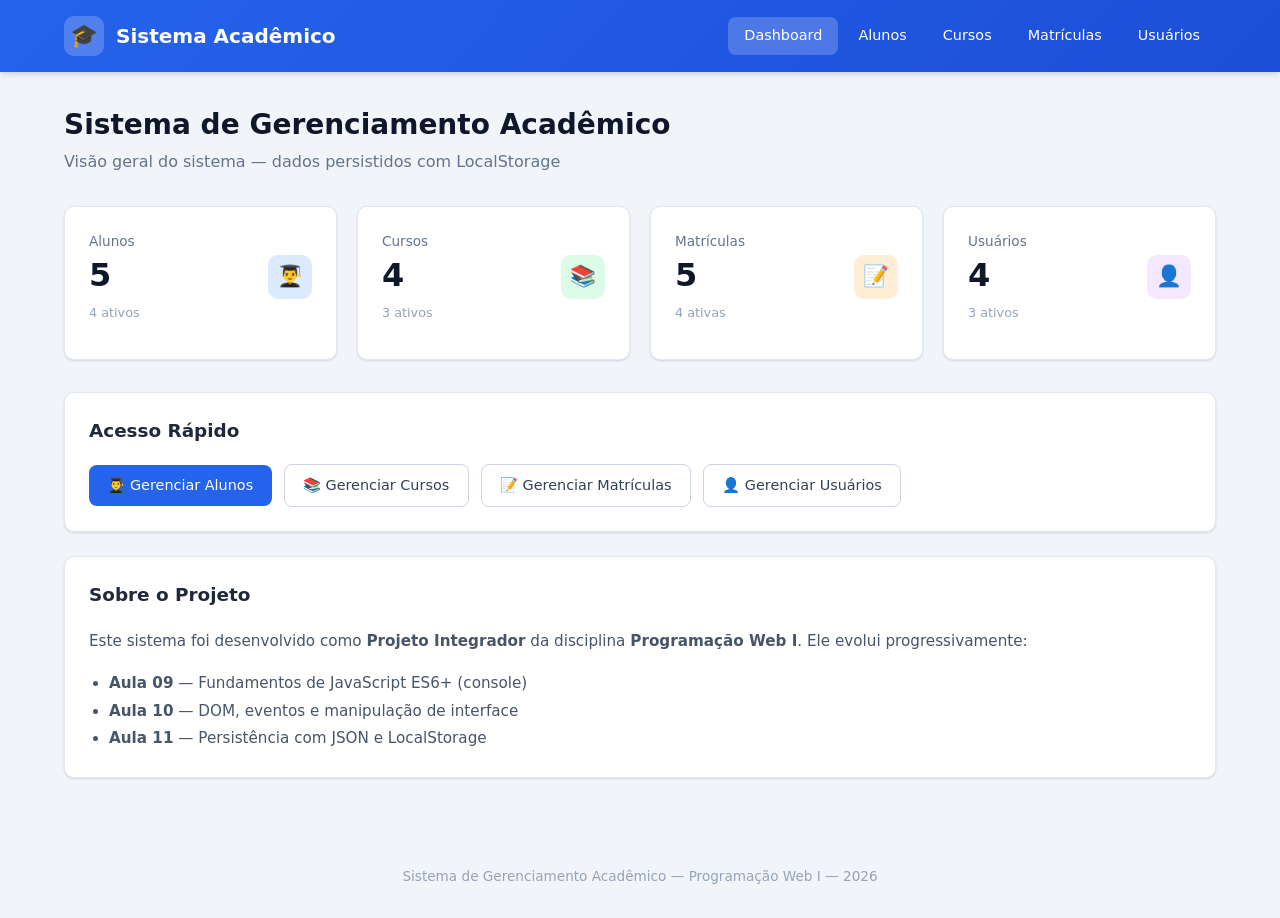
<file: sistema/index.html>
<!DOCTYPE html>
<html lang="pt-BR">
<head>
  <meta charset="UTF-8">
  <meta name="viewport" content="width=device-width, initial-scale=1.0">
  <title>Dashboard | Sistema Acadêmico</title>
  <link rel="stylesheet" href="css/style.css">
</head>
<body data-page="dashboard">

  <header class="header">
    <div class="header-content">
      <div class="logo">
        <div class="logo-icon">🎓</div>
        <span>Sistema Acadêmico</span>
      </div>
      <nav class="nav">
        <a href="index.html" data-page="dashboard">Dashboard</a>
        <a href="alunos.html" data-page="alunos">Alunos</a>
        <a href="cursos.html" data-page="cursos">Cursos</a>
        <a href="matriculas.html" data-page="matriculas">Matrículas</a>
        <a href="usuarios.html" data-page="usuarios">Usuários</a>
      </nav>
    </div>
  </header>

  <main class="main">
    <h1 class="page-title" id="titulo-sistema">Sistema de Gerenciamento Acadêmico</h1>
    <p class="page-subtitle">Visão geral do sistema — dados persistidos com LocalStorage</p>

    <div class="cards-grid">
      <div class="card">
        <div class="card-header">
          <div>
            <div class="card-label">Alunos</div>
            <div class="card-value" id="total-alunos">0</div>
            <div class="card-sub" id="alunos-ativos">0 ativos</div>
          </div>
          <div class="card-icon blue">👨‍🎓</div>
        </div>
      </div>

      <div class="card">
        <div class="card-header">
          <div>
            <div class="card-label">Cursos</div>
            <div class="card-value" id="total-cursos">0</div>
            <div class="card-sub" id="cursos-ativos">0 ativos</div>
          </div>
          <div class="card-icon green">📚</div>
        </div>
      </div>

      <div class="card">
        <div class="card-header">
          <div>
            <div class="card-label">Matrículas</div>
            <div class="card-value" id="total-matriculas">0</div>
            <div class="card-sub" id="matriculas-ativas">0 ativas</div>
          </div>
          <div class="card-icon orange">📝</div>
        </div>
      </div>

      <div class="card">
        <div class="card-header">
          <div>
            <div class="card-label">Usuários</div>
            <div class="card-value" id="total-usuarios">0</div>
            <div class="card-sub" id="usuarios-ativos">0 ativos</div>
          </div>
          <div class="card-icon purple">👤</div>
        </div>
      </div>
    </div>

    <div class="section">
      <div class="section-header">
        <h2 class="section-title">Acesso Rápido</h2>
      </div>
      <div class="toolbar">
        <a href="alunos.html" class="btn btn-primary">👨‍🎓 Gerenciar Alunos</a>
        <a href="cursos.html" class="btn btn-outline">📚 Gerenciar Cursos</a>
        <a href="matriculas.html" class="btn btn-outline">📝 Gerenciar Matrículas</a>
        <a href="usuarios.html" class="btn btn-outline">👤 Gerenciar Usuários</a>
      </div>
    </div>

    <div class="section">
      <div class="section-header">
        <h2 class="section-title">Sobre o Projeto</h2>
      </div>
      <p style="color: var(--gray-600); font-size: 0.95rem; line-height: 1.7;">
        Este sistema foi desenvolvido como <strong>Projeto Integrador</strong> da disciplina
        <strong>Programação Web I</strong>. Ele evolui progressivamente:
      </p>
      <ul style="margin: 1rem 0 0 1.25rem; color: var(--gray-600); font-size: 0.95rem; line-height: 1.8;">
        <li><strong>Aula 09</strong> — Fundamentos de JavaScript ES6+ (console)</li>
        <li><strong>Aula 10</strong> — DOM, eventos e manipulação de interface</li>
        <li><strong>Aula 11</strong> — Persistência com JSON e LocalStorage</li>
      </ul>
    </div>
  </main>

  <footer class="footer">
    Sistema de Gerenciamento Acadêmico &mdash; Programação Web I &mdash; 2026
  </footer>

  <script src="js/dados.js"></script>
  <script src="js/storage.js"></script>
  <script src="js/app.js"></script>
</body>
</html>
</file>
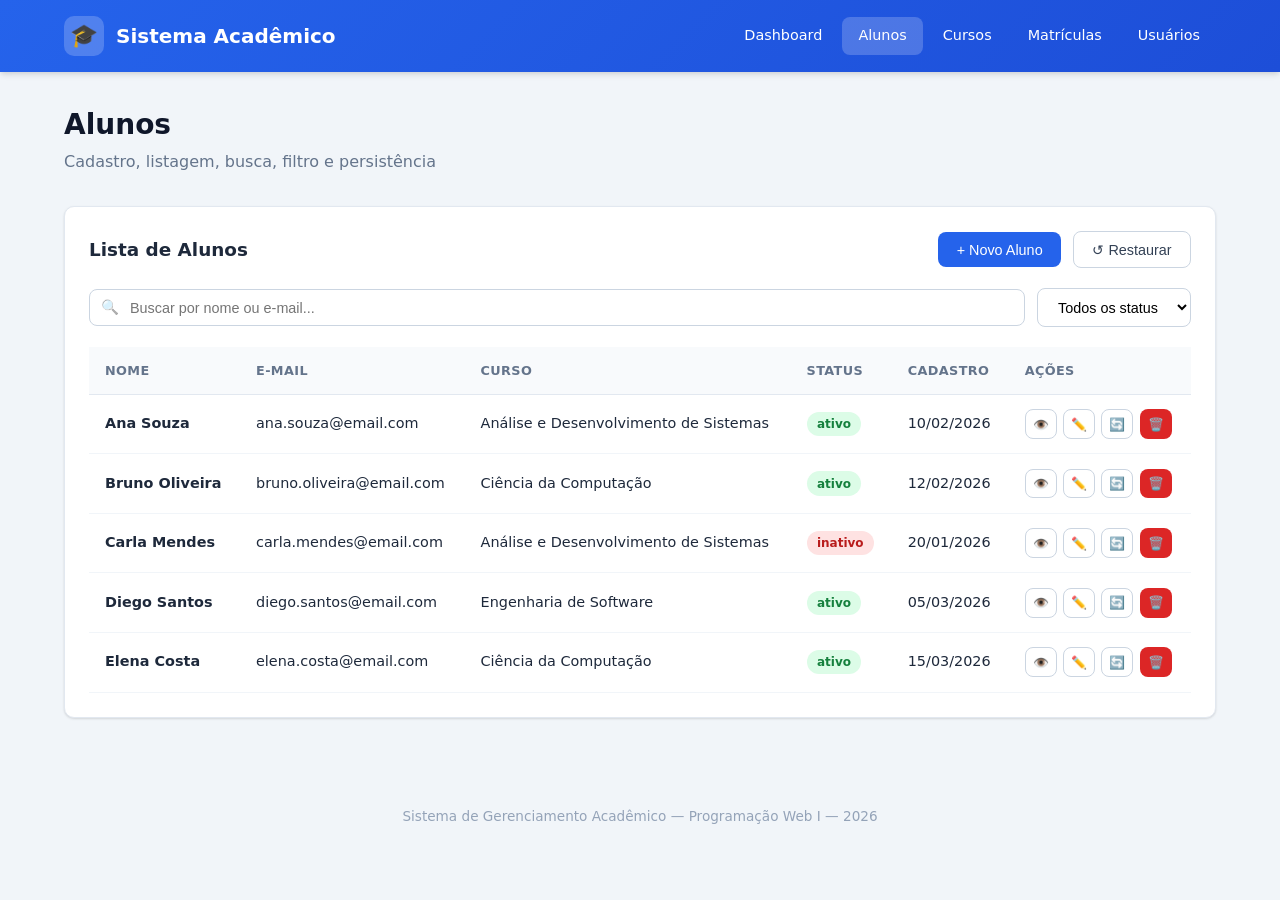
<file: sistema/alunos.html>
<!DOCTYPE html>
<html lang="pt-BR">
<head>
  <meta charset="UTF-8">
  <meta name="viewport" content="width=device-width, initial-scale=1.0">
  <title>Alunos | Sistema Acadêmico</title>
  <link rel="stylesheet" href="css/style.css">
</head>
<body data-page="alunos">

  <header class="header">
    <div class="header-content">
      <div class="logo">
        <div class="logo-icon">🎓</div>
        <span>Sistema Acadêmico</span>
      </div>
      <nav class="nav">
        <a href="index.html" data-page="dashboard">Dashboard</a>
        <a href="alunos.html" data-page="alunos">Alunos</a>
        <a href="cursos.html" data-page="cursos">Cursos</a>
        <a href="matriculas.html" data-page="matriculas">Matrículas</a>
        <a href="usuarios.html" data-page="usuarios">Usuários</a>
      </nav>
    </div>
  </header>

  <main class="main">
    <h1 class="page-title">Alunos</h1>
    <p class="page-subtitle">Cadastro, listagem, busca, filtro e persistência</p>

    <div id="alerta" class="alert"></div>

    <div class="section">
      <div class="section-header">
        <h2 class="section-title">Lista de Alunos</h2>
        <div class="toolbar">
          <button class="btn btn-primary" id="btn-novo-aluno">+ Novo Aluno</button>
          <button class="btn btn-outline" id="btn-restaurar" title="Restaurar dados iniciais">↺ Restaurar</button>
        </div>
      </div>

      <div class="toolbar" style="margin-bottom: 1.25rem;">
        <div class="search-box">
          <input type="text" id="busca-aluno" placeholder="Buscar por nome ou e-mail...">
        </div>
        <select class="filter-select" id="filtro-status">
          <option value="">Todos os status</option>
          <option value="ativo">Ativo</option>
          <option value="inativo">Inativo</option>
        </select>
      </div>

      <div class="table-wrapper">
        <table>
          <thead>
            <tr>
              <th>Nome</th>
              <th>E-mail</th>
              <th>Curso</th>
              <th>Status</th>
              <th>Cadastro</th>
              <th>Ações</th>
            </tr>
          </thead>
          <tbody id="lista-alunos">
            <!-- Preenchido via JavaScript -->
          </tbody>
        </table>
      </div>
    </div>
  </main>

  <footer class="footer">
    Sistema de Gerenciamento Acadêmico &mdash; Programação Web I &mdash; 2026
  </footer>

  <!-- Modal Cadastro/Edição de Aluno -->
  <div class="modal-overlay" id="modal-aluno">
    <div class="modal">
      <div class="modal-header">
        <h3 class="modal-title" id="modal-aluno-titulo">Novo Aluno</h3>
        <button class="modal-close" data-close="modal-aluno">&times;</button>
      </div>
      <form id="form-aluno">
        <div class="modal-body">
          <input type="hidden" id="aluno-id">
          <div class="form-grid">
            <div class="form-group">
              <label for="aluno-nome">Nome completo *</label>
              <input type="text" id="aluno-nome" required placeholder="Ex: Ana Souza">
            </div>
            <div class="form-group">
              <label for="aluno-email">E-mail *</label>
              <input type="email" id="aluno-email" required placeholder="Ex: ana@email.com">
            </div>
            <div class="form-group">
              <label for="aluno-telefone">Telefone</label>
              <input type="text" id="aluno-telefone" placeholder="Ex: (65) 99999-0000">
            </div>
            <div class="form-group">
              <label for="aluno-curso">Curso *</label>
              <select id="aluno-curso" required>
                <option value="">Selecione o curso</option>
              </select>
            </div>
            <div class="form-group">
              <label for="aluno-status">Status</label>
              <select id="aluno-status">
                <option value="ativo">Ativo</option>
                <option value="inativo">Inativo</option>
              </select>
            </div>
          </div>
        </div>
        <div class="modal-footer">
          <button type="button" class="btn btn-outline" data-close="modal-aluno">Cancelar</button>
          <button type="submit" class="btn btn-primary">Salvar</button>
        </div>
      </form>
    </div>
  </div>

  <!-- Modal Detalhes -->
  <div class="modal-overlay" id="modal-detalhes">
    <div class="modal">
      <div class="modal-header">
        <h3 class="modal-title">Detalhes do Aluno</h3>
        <button class="modal-close" data-close="modal-detalhes">&times;</button>
      </div>
      <div class="modal-body" id="detalhes-aluno-body">
        <!-- Preenchido via JavaScript -->
      </div>
      <div class="modal-footer">
        <button type="button" class="btn btn-outline" data-close="modal-detalhes">Fechar</button>
      </div>
    </div>
  </div>

  <script src="js/dados.js"></script>
  <script src="js/storage.js"></script>
  <script src="js/app.js"></script>
</body>
</html>
</file>
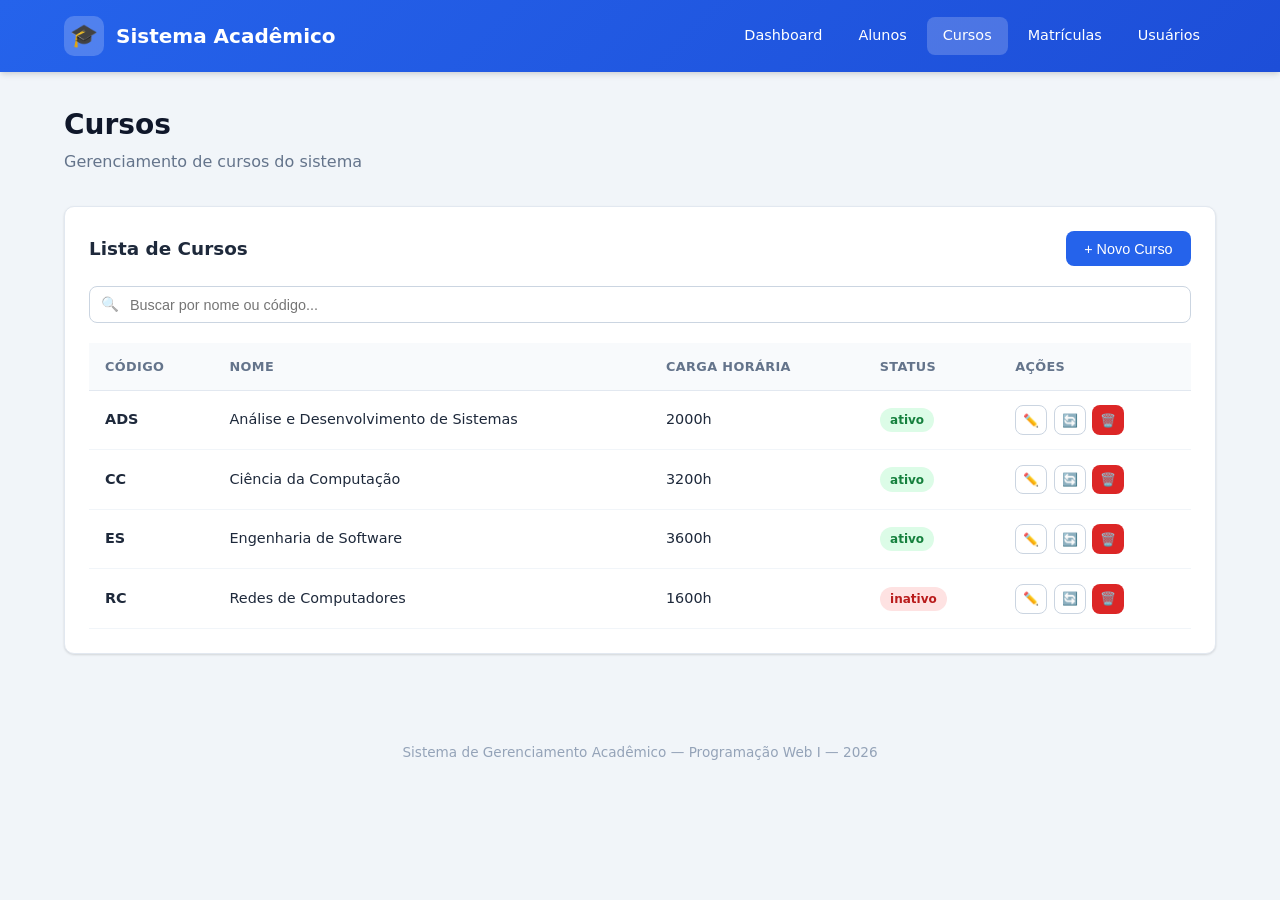
<file: sistema/cursos.html>
<!DOCTYPE html>
<html lang="pt-BR">
<head>
  <meta charset="UTF-8">
  <meta name="viewport" content="width=device-width, initial-scale=1.0">
  <title>Cursos | Sistema Acadêmico</title>
  <link rel="stylesheet" href="css/style.css">
</head>
<body data-page="cursos">

  <header class="header">
    <div class="header-content">
      <div class="logo">
        <div class="logo-icon">🎓</div>
        <span>Sistema Acadêmico</span>
      </div>
      <nav class="nav">
        <a href="index.html" data-page="dashboard">Dashboard</a>
        <a href="alunos.html" data-page="alunos">Alunos</a>
        <a href="cursos.html" data-page="cursos">Cursos</a>
        <a href="matriculas.html" data-page="matriculas">Matrículas</a>
        <a href="usuarios.html" data-page="usuarios">Usuários</a>
      </nav>
    </div>
  </header>

  <main class="main">
    <h1 class="page-title">Cursos</h1>
    <p class="page-subtitle">Gerenciamento de cursos do sistema</p>

    <div id="alerta" class="alert"></div>

    <div class="section">
      <div class="section-header">
        <h2 class="section-title">Lista de Cursos</h2>
        <div class="toolbar">
          <button class="btn btn-primary" id="btn-novo-curso">+ Novo Curso</button>
        </div>
      </div>

      <div class="toolbar" style="margin-bottom: 1.25rem;">
        <div class="search-box">
          <input type="text" id="busca-curso" placeholder="Buscar por nome ou código...">
        </div>
      </div>

      <div class="table-wrapper">
        <table>
          <thead>
            <tr>
              <th>Código</th>
              <th>Nome</th>
              <th>Carga Horária</th>
              <th>Status</th>
              <th>Ações</th>
            </tr>
          </thead>
          <tbody id="lista-cursos">
            <!-- Preenchido via JavaScript -->
          </tbody>
        </table>
      </div>
    </div>
  </main>

  <footer class="footer">
    Sistema de Gerenciamento Acadêmico &mdash; Programação Web I &mdash; 2026
  </footer>

  <!-- Modal Curso -->
  <div class="modal-overlay" id="modal-curso">
    <div class="modal">
      <div class="modal-header">
        <h3 class="modal-title" id="modal-curso-titulo">Novo Curso</h3>
        <button class="modal-close" data-close="modal-curso">&times;</button>
      </div>
      <form id="form-curso">
        <div class="modal-body">
          <input type="hidden" id="curso-id">
          <div class="form-grid">
            <div class="form-group">
              <label for="curso-nome">Nome do curso *</label>
              <input type="text" id="curso-nome" required placeholder="Ex: Análise e Desenvolvimento de Sistemas">
            </div>
            <div class="form-group">
              <label for="curso-codigo">Código *</label>
              <input type="text" id="curso-codigo" required placeholder="Ex: ADS" maxlength="10">
            </div>
            <div class="form-group">
              <label for="curso-carga">Carga Horária (horas) *</label>
              <input type="number" id="curso-carga" required min="1" placeholder="Ex: 2000">
            </div>
            <div class="form-group">
              <label for="curso-status">Status</label>
              <select id="curso-status">
                <option value="ativo">Ativo</option>
                <option value="inativo">Inativo</option>
              </select>
            </div>
            <div class="form-group" style="grid-column: 1 / -1;">
              <label for="curso-descricao">Descrição</label>
              <textarea id="curso-descricao" rows="3" placeholder="Descrição do curso..."></textarea>
            </div>
          </div>
        </div>
        <div class="modal-footer">
          <button type="button" class="btn btn-outline" data-close="modal-curso">Cancelar</button>
          <button type="submit" class="btn btn-primary">Salvar</button>
        </div>
      </form>
    </div>
  </div>

  <script src="js/dados.js"></script>
  <script src="js/storage.js"></script>
  <script src="js/app.js"></script>
</body>
</html>
</file>
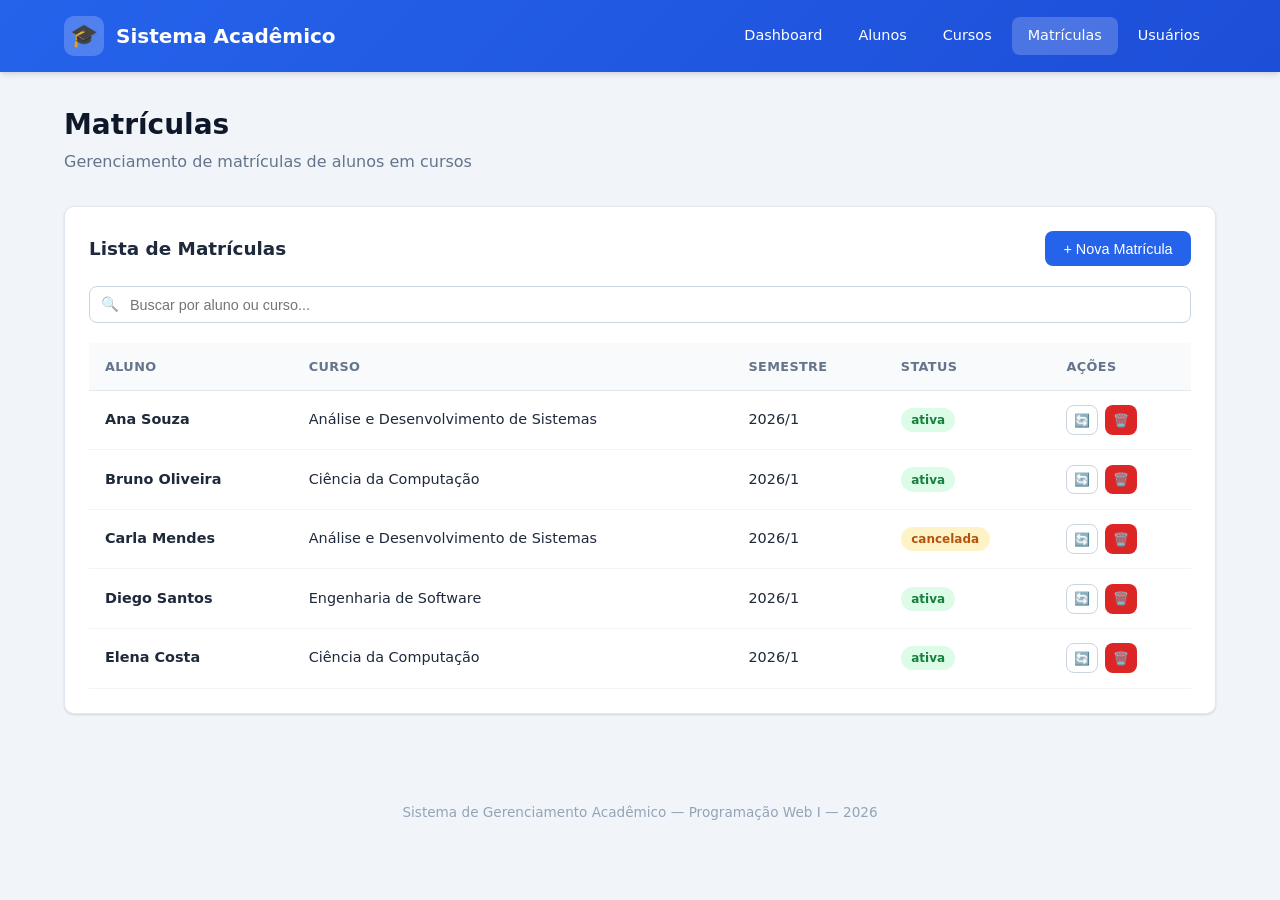
<file: sistema/matriculas.html>
<!DOCTYPE html>
<html lang="pt-BR">
<head>
  <meta charset="UTF-8">
  <meta name="viewport" content="width=device-width, initial-scale=1.0">
  <title>Matrículas | Sistema Acadêmico</title>
  <link rel="stylesheet" href="css/style.css">
</head>
<body data-page="matriculas">

  <header class="header">
    <div class="header-content">
      <div class="logo">
        <div class="logo-icon">🎓</div>
        <span>Sistema Acadêmico</span>
      </div>
      <nav class="nav">
        <a href="index.html" data-page="dashboard">Dashboard</a>
        <a href="alunos.html" data-page="alunos">Alunos</a>
        <a href="cursos.html" data-page="cursos">Cursos</a>
        <a href="matriculas.html" data-page="matriculas">Matrículas</a>
        <a href="usuarios.html" data-page="usuarios">Usuários</a>
      </nav>
    </div>
  </header>

  <main class="main">
    <h1 class="page-title">Matrículas</h1>
    <p class="page-subtitle">Gerenciamento de matrículas de alunos em cursos</p>

    <div id="alerta" class="alert"></div>

    <div class="section">
      <div class="section-header">
        <h2 class="section-title">Lista de Matrículas</h2>
        <div class="toolbar">
          <button class="btn btn-primary" id="btn-nova-matricula">+ Nova Matrícula</button>
        </div>
      </div>

      <div class="toolbar" style="margin-bottom: 1.25rem;">
        <div class="search-box">
          <input type="text" id="busca-matricula" placeholder="Buscar por aluno ou curso...">
        </div>
      </div>

      <div class="table-wrapper">
        <table>
          <thead>
            <tr>
              <th>Aluno</th>
              <th>Curso</th>
              <th>Semestre</th>
              <th>Status</th>
              <th>Ações</th>
            </tr>
          </thead>
          <tbody id="lista-matriculas">
            <!-- Preenchido via JavaScript -->
          </tbody>
        </table>
      </div>
    </div>
  </main>

  <footer class="footer">
    Sistema de Gerenciamento Acadêmico &mdash; Programação Web I &mdash; 2026
  </footer>

  <!-- Modal Matrícula -->
  <div class="modal-overlay" id="modal-matricula">
    <div class="modal">
      <div class="modal-header">
        <h3 class="modal-title" id="modal-matricula-titulo">Nova Matrícula</h3>
        <button class="modal-close" data-close="modal-matricula">&times;</button>
      </div>
      <form id="form-matricula">
        <div class="modal-body">
          <input type="hidden" id="matricula-id">
          <div class="form-grid">
            <div class="form-group">
              <label for="matricula-aluno">Aluno *</label>
              <select id="matricula-aluno" required>
                <option value="">Selecione o aluno</option>
              </select>
            </div>
            <div class="form-group">
              <label for="matricula-curso">Curso *</label>
              <select id="matricula-curso" required>
                <option value="">Selecione o curso</option>
              </select>
            </div>
            <div class="form-group">
              <label for="matricula-semestre">Semestre *</label>
              <input type="text" id="matricula-semestre" required placeholder="Ex: 2026/1" value="2026/1">
            </div>
            <div class="form-group">
              <label for="matricula-status">Status</label>
              <select id="matricula-status">
                <option value="ativa">Ativa</option>
                <option value="cancelada">Cancelada</option>
              </select>
            </div>
          </div>
        </div>
        <div class="modal-footer">
          <button type="button" class="btn btn-outline" data-close="modal-matricula">Cancelar</button>
          <button type="submit" class="btn btn-primary">Salvar</button>
        </div>
      </form>
    </div>
  </div>

  <script src="js/dados.js"></script>
  <script src="js/storage.js"></script>
  <script src="js/app.js"></script>
</body>
</html>
</file>
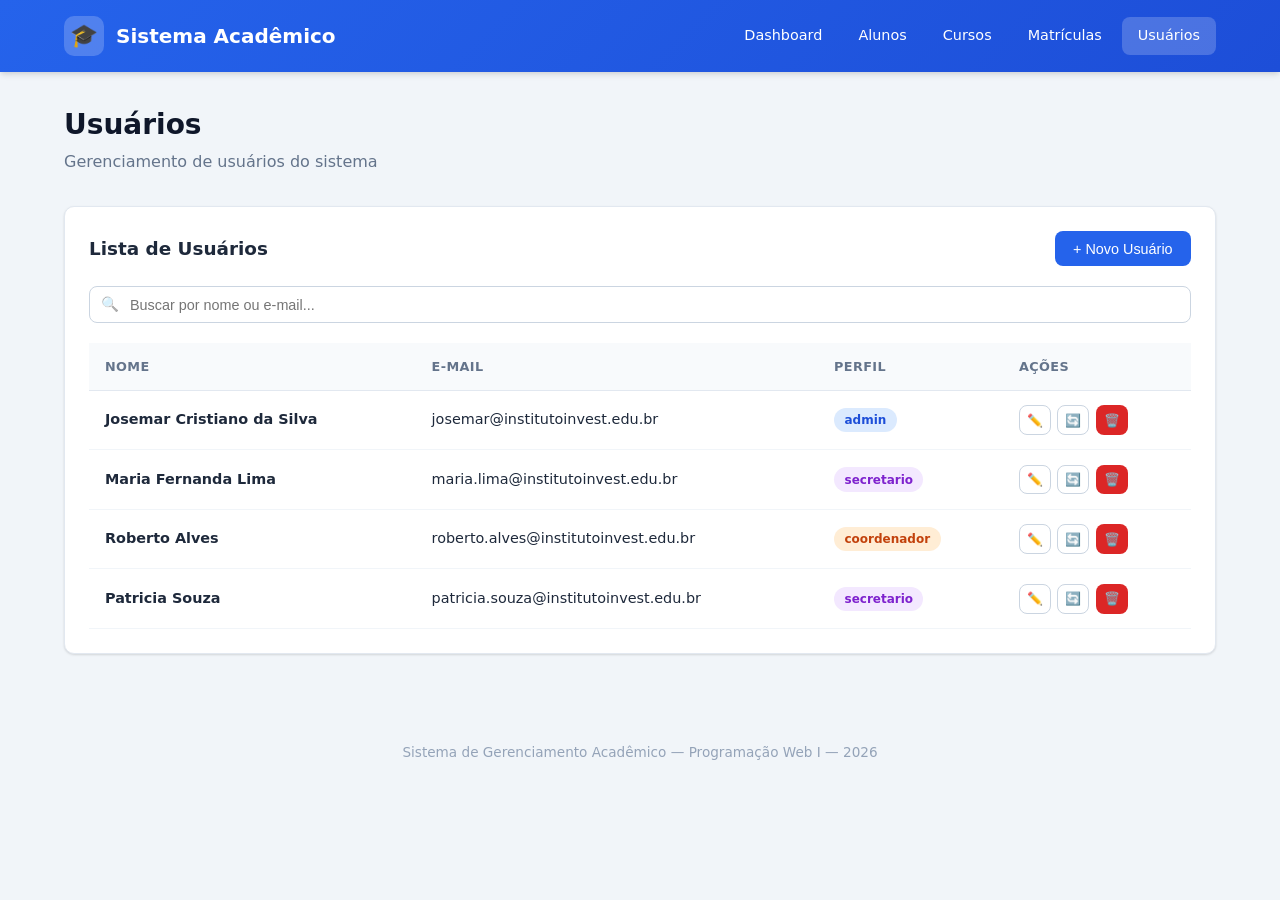
<file: sistema/usuarios.html>
<!DOCTYPE html>
<html lang="pt-BR">
<head>
  <meta charset="UTF-8">
  <meta name="viewport" content="width=device-width, initial-scale=1.0">
  <title>Usuários | Sistema Acadêmico</title>
  <link rel="stylesheet" href="css/style.css">
</head>
<body data-page="usuarios">

  <header class="header">
    <div class="header-content">
      <div class="logo">
        <div class="logo-icon">🎓</div>
        <span>Sistema Acadêmico</span>
      </div>
      <nav class="nav">
        <a href="index.html" data-page="dashboard">Dashboard</a>
        <a href="alunos.html" data-page="alunos">Alunos</a>
        <a href="cursos.html" data-page="cursos">Cursos</a>
        <a href="matriculas.html" data-page="matriculas">Matrículas</a>
        <a href="usuarios.html" data-page="usuarios">Usuários</a>
      </nav>
    </div>
  </header>

  <main class="main">
    <h1 class="page-title">Usuários</h1>
    <p class="page-subtitle">Gerenciamento de usuários do sistema</p>

    <div id="alerta" class="alert"></div>

    <div class="section">
      <div class="section-header">
        <h2 class="section-title">Lista de Usuários</h2>
        <div class="toolbar">
          <button class="btn btn-primary" id="btn-novo-usuario">+ Novo Usuário</button>
        </div>
      </div>

      <div class="toolbar" style="margin-bottom: 1.25rem;">
        <div class="search-box">
          <input type="text" id="busca-usuario" placeholder="Buscar por nome ou e-mail...">
        </div>
      </div>

      <div class="table-wrapper">
        <table>
          <thead>
            <tr>
              <th>Nome</th>
              <th>E-mail</th>
              <th>Perfil</th>
              <th>Ações</th>
            </tr>
          </thead>
          <tbody id="lista-usuarios">
            <!-- Preenchido via JavaScript -->
          </tbody>
        </table>
      </div>
    </div>
  </main>

  <footer class="footer">
    Sistema de Gerenciamento Acadêmico &mdash; Programação Web I &mdash; 2026
  </footer>

  <!-- Modal Usuário -->
  <div class="modal-overlay" id="modal-usuario">
    <div class="modal">
      <div class="modal-header">
        <h3 class="modal-title" id="modal-usuario-titulo">Novo Usuário</h3>
        <button class="modal-close" data-close="modal-usuario">&times;</button>
      </div>
      <form id="form-usuario">
        <div class="modal-body">
          <input type="hidden" id="usuario-id">
          <div class="form-grid">
            <div class="form-group">
              <label for="usuario-nome">Nome completo *</label>
              <input type="text" id="usuario-nome" required placeholder="Ex: Maria Silva">
            </div>
            <div class="form-group">
              <label for="usuario-email">E-mail *</label>
              <input type="email" id="usuario-email" required placeholder="Ex: maria@email.com">
            </div>
            <div class="form-group">
              <label for="usuario-perfil">Perfil *</label>
              <select id="usuario-perfil" required>
                <option value="">Selecione</option>
                <option value="admin">Admin</option>
                <option value="secretario">Secretário</option>
                <option value="coordenador">Coordenador</option>
              </select>
            </div>
            <div class="form-group">
              <label for="usuario-status">Status</label>
              <select id="usuario-status">
                <option value="ativo">Ativo</option>
                <option value="inativo">Inativo</option>
              </select>
            </div>
          </div>
        </div>
        <div class="modal-footer">
          <button type="button" class="btn btn-outline" data-close="modal-usuario">Cancelar</button>
          <button type="submit" class="btn btn-primary">Salvar</button>
        </div>
      </form>
    </div>
  </div>

  <script src="js/dados.js"></script>
  <script src="js/storage.js"></script>
  <script src="js/app.js"></script>
</body>
</html>
</file>
<file: sistema/css/style.css>
/* ============================================
   Sistema de Gerenciamento Acadêmico
   Programação Web I - Aula 11
   ============================================ */

:root {
  --primary: #2563eb;
  --primary-dark: #1d4ed8;
  --primary-light: #3b82f6;
  --success: #16a34a;
  --warning: #d97706;
  --danger: #dc2626;
  --gray-50: #f8fafc;
  --gray-100: #f1f5f9;
  --gray-200: #e2e8f0;
  --gray-300: #cbd5e1;
  --gray-400: #94a3b8;
  --gray-500: #64748b;
  --gray-600: #475569;
  --gray-700: #334155;
  --gray-800: #1e293b;
  --gray-900: #0f172a;
  --radius: 10px;
  --shadow: 0 1px 3px rgba(0,0,0,0.08), 0 1px 2px rgba(0,0,0,0.06);
  --shadow-md: 0 4px 6px -1px rgba(0,0,0,0.1), 0 2px 4px -1px rgba(0,0,0,0.06);
  --shadow-lg: 0 10px 15px -3px rgba(0,0,0,0.1), 0 4px 6px -2px rgba(0,0,0,0.05);
}

* {
  margin: 0;
  padding: 0;
  box-sizing: border-box;
}

body {
  font-family: "Segoe UI", system-ui, -apple-system, sans-serif;
  background: var(--gray-100);
  color: var(--gray-800);
  line-height: 1.5;
  min-height: 100vh;
}

a {
  text-decoration: none;
  color: inherit;
}

/* ========== HEADER ========== */
.header {
  background: linear-gradient(135deg, var(--primary) 0%, var(--primary-dark) 100%);
  color: white;
  padding: 1rem 0;
  box-shadow: var(--shadow-md);
  position: sticky;
  top: 0;
  z-index: 100;
}

.header-content {
  max-width: 1200px;
  margin: 0 auto;
  padding: 0 1.5rem;
  display: flex;
  align-items: center;
  justify-content: space-between;
  gap: 1rem;
}

.logo {
  display: flex;
  align-items: center;
  gap: 0.75rem;
  font-size: 1.25rem;
  font-weight: 700;
}

.logo-icon {
  width: 40px;
  height: 40px;
  background: rgba(255,255,255,0.2);
  border-radius: 10px;
  display: flex;
  align-items: center;
  justify-content: center;
  font-size: 1.4rem;
}

.nav {
  display: flex;
  gap: 0.25rem;
  flex-wrap: wrap;
}

.nav a {
  padding: 0.5rem 1rem;
  border-radius: 8px;
  font-size: 0.9rem;
  font-weight: 500;
  transition: background 0.2s;
}

.nav a:hover,
.nav a.active {
  background: rgba(255,255,255,0.2);
}

/* ========== MAIN ========== */
.main {
  max-width: 1200px;
  margin: 0 auto;
  padding: 2rem 1.5rem;
}

.page-title {
  font-size: 1.75rem;
  font-weight: 700;
  color: var(--gray-900);
  margin-bottom: 0.25rem;
}

.page-subtitle {
  color: var(--gray-500);
  margin-bottom: 2rem;
}

/* ========== CARDS DASHBOARD ========== */
.cards-grid {
  display: grid;
  grid-template-columns: repeat(auto-fit, minmax(220px, 1fr));
  gap: 1.25rem;
  margin-bottom: 2rem;
}

.card {
  background: white;
  border-radius: var(--radius);
  padding: 1.5rem;
  box-shadow: var(--shadow);
  border: 1px solid var(--gray-200);
  transition: transform 0.2s, box-shadow 0.2s;
}

.card:hover {
  transform: translateY(-2px);
  box-shadow: var(--shadow-md);
}

.card-header {
  display: flex;
  align-items: center;
  justify-content: space-between;
  margin-bottom: 0.75rem;
}

.card-icon {
  width: 44px;
  height: 44px;
  border-radius: 10px;
  display: flex;
  align-items: center;
  justify-content: center;
  font-size: 1.3rem;
}

.card-icon.blue { background: #dbeafe; color: #2563eb; }
.card-icon.green { background: #dcfce7; color: #16a34a; }
.card-icon.orange { background: #ffedd5; color: #d97706; }
.card-icon.purple { background: #f3e8ff; color: #9333ea; }

.card-label {
  font-size: 0.85rem;
  color: var(--gray-500);
  font-weight: 500;
}

.card-value {
  font-size: 2rem;
  font-weight: 700;
  color: var(--gray-900);
}

.card-sub {
  font-size: 0.8rem;
  color: var(--gray-400);
  margin-top: 0.25rem;
}

/* ========== SECTION ========== */
.section {
  background: white;
  border-radius: var(--radius);
  padding: 1.5rem;
  box-shadow: var(--shadow);
  border: 1px solid var(--gray-200);
  margin-bottom: 1.5rem;
}

.section-header {
  display: flex;
  align-items: center;
  justify-content: space-between;
  margin-bottom: 1.25rem;
  flex-wrap: wrap;
  gap: 1rem;
}

.section-title {
  font-size: 1.15rem;
  font-weight: 600;
  color: var(--gray-800);
}

/* ========== TOOLBAR ========== */
.toolbar {
  display: flex;
  gap: 0.75rem;
  flex-wrap: wrap;
  align-items: center;
}

.search-box {
  position: relative;
  flex: 1;
  min-width: 200px;
}

.search-box input {
  width: 100%;
  padding: 0.6rem 1rem 0.6rem 2.5rem;
  border: 1px solid var(--gray-300);
  border-radius: 8px;
  font-size: 0.9rem;
  outline: none;
  transition: border-color 0.2s;
}

.search-box input:focus {
  border-color: var(--primary);
  box-shadow: 0 0 0 3px rgba(37,99,235,0.15);
}

.search-box::before {
  content: "🔍";
  position: absolute;
  left: 0.75rem;
  top: 50%;
  transform: translateY(-50%);
  font-size: 0.9rem;
  opacity: 0.5;
}

.filter-select {
  padding: 0.6rem 1rem;
  border: 1px solid var(--gray-300);
  border-radius: 8px;
  font-size: 0.9rem;
  background: white;
  outline: none;
  cursor: pointer;
}

.filter-select:focus {
  border-color: var(--primary);
}

/* ========== BUTTONS ========== */
.btn {
  display: inline-flex;
  align-items: center;
  gap: 0.4rem;
  padding: 0.6rem 1.15rem;
  border: none;
  border-radius: 8px;
  font-size: 0.9rem;
  font-weight: 500;
  cursor: pointer;
  transition: all 0.2s;
  white-space: nowrap;
}

.btn-primary {
  background: var(--primary);
  color: white;
}

.btn-primary:hover {
  background: var(--primary-dark);
}

.btn-success {
  background: var(--success);
  color: white;
}

.btn-success:hover {
  background: #15803d;
}

.btn-danger {
  background: var(--danger);
  color: white;
}

.btn-danger:hover {
  background: #b91c1c;
}

.btn-warning {
  background: var(--warning);
  color: white;
}

.btn-warning:hover {
  background: #b45309;
}

.btn-outline {
  background: white;
  color: var(--gray-700);
  border: 1px solid var(--gray-300);
}

.btn-outline:hover {
  background: var(--gray-50);
  border-color: var(--gray-400);
}

.btn-sm {
  padding: 0.35rem 0.7rem;
  font-size: 0.8rem;
}

.btn-icon {
  padding: 0.4rem;
  min-width: 32px;
  justify-content: center;
}

/* ========== TABLE ========== */
.table-wrapper {
  overflow-x: auto;
}

table {
  width: 100%;
  border-collapse: collapse;
}

thead {
  background: var(--gray-50);
}

th {
  text-align: left;
  padding: 0.85rem 1rem;
  font-size: 0.8rem;
  font-weight: 600;
  color: var(--gray-500);
  text-transform: uppercase;
  letter-spacing: 0.03em;
  border-bottom: 1px solid var(--gray-200);
}

td {
  padding: 0.9rem 1rem;
  border-bottom: 1px solid var(--gray-100);
  font-size: 0.9rem;
}

tr:hover td {
  background: var(--gray-50);
}

/* ========== BADGES ========== */
.badge {
  display: inline-block;
  padding: 0.2rem 0.65rem;
  border-radius: 999px;
  font-size: 0.75rem;
  font-weight: 600;
}

.badge-ativo,
.badge-ativa {
  background: #dcfce7;
  color: #15803d;
}

.badge-inativo,
.badge-inativa {
  background: #fee2e2;
  color: #b91c1c;
}

.badge-cancelada {
  background: #fef3c7;
  color: #b45309;
}

.badge-admin {
  background: #dbeafe;
  color: #1d4ed8;
}

.badge-secretario {
  background: #f3e8ff;
  color: #7e22ce;
}

.badge-coordenador {
  background: #ffedd5;
  color: #c2410c;
}

/* ========== FORM ========== */
.form-grid {
  display: grid;
  grid-template-columns: repeat(auto-fit, minmax(250px, 1fr));
  gap: 1.25rem;
}

.form-group {
  display: flex;
  flex-direction: column;
  gap: 0.4rem;
}

.form-group label {
  font-size: 0.85rem;
  font-weight: 600;
  color: var(--gray-600);
}

.form-group input,
.form-group select,
.form-group textarea {
  padding: 0.65rem 0.9rem;
  border: 1px solid var(--gray-300);
  border-radius: 8px;
  font-size: 0.9rem;
  outline: none;
  transition: border-color 0.2s;
  background: white;
}

.form-group input:focus,
.form-group select:focus,
.form-group textarea:focus {
  border-color: var(--primary);
  box-shadow: 0 0 0 3px rgba(37,99,235,0.15);
}

.form-actions {
  display: flex;
  gap: 0.75rem;
  margin-top: 1.5rem;
  flex-wrap: wrap;
}

/* ========== MODAL ========== */
.modal-overlay {
  position: fixed;
  inset: 0;
  background: rgba(15, 23, 42, 0.5);
  display: flex;
  align-items: center;
  justify-content: center;
  z-index: 200;
  opacity: 0;
  visibility: hidden;
  transition: all 0.2s;
  padding: 1rem;
}

.modal-overlay.open {
  opacity: 1;
  visibility: visible;
}

.modal {
  background: white;
  border-radius: 12px;
  width: 100%;
  max-width: 520px;
  max-height: 90vh;
  overflow-y: auto;
  box-shadow: var(--shadow-lg);
  transform: scale(0.95);
  transition: transform 0.2s;
}

.modal-overlay.open .modal {
  transform: scale(1);
}

.modal-header {
  display: flex;
  align-items: center;
  justify-content: space-between;
  padding: 1.25rem 1.5rem;
  border-bottom: 1px solid var(--gray-200);
}

.modal-title {
  font-size: 1.1rem;
  font-weight: 600;
}

.modal-close {
  background: none;
  border: none;
  font-size: 1.4rem;
  cursor: pointer;
  color: var(--gray-400);
  line-height: 1;
  padding: 0.25rem;
}

.modal-close:hover {
  color: var(--gray-700);
}

.modal-body {
  padding: 1.5rem;
}

.modal-footer {
  padding: 1rem 1.5rem;
  border-top: 1px solid var(--gray-200);
  display: flex;
  justify-content: flex-end;
  gap: 0.75rem;
}

/* ========== EMPTY STATE ========== */
.empty-state {
  text-align: center;
  padding: 3rem 1rem;
  color: var(--gray-400);
}

.empty-state-icon {
  font-size: 3rem;
  margin-bottom: 0.75rem;
}

.empty-state p {
  font-size: 0.95rem;
}

/* ========== ACTIONS ========== */
.actions {
  display: flex;
  gap: 0.4rem;
}

/* ========== ALERT ========== */
.alert {
  padding: 0.85rem 1.15rem;
  border-radius: 8px;
  font-size: 0.9rem;
  margin-bottom: 1.25rem;
  display: none;
}

.alert.show {
  display: block;
}

.alert-success {
  background: #dcfce7;
  color: #15803d;
  border: 1px solid #bbf7d0;
}

.alert-error {
  background: #fee2e2;
  color: #b91c1c;
  border: 1px solid #fecaca;
}

.alert-info {
  background: #dbeafe;
  color: #1d4ed8;
  border: 1px solid #bfdbfe;
}

/* ========== FOOTER ========== */
.footer {
  text-align: center;
  padding: 2rem 1rem;
  color: var(--gray-400);
  font-size: 0.85rem;
}

/* ========== DETAIL VIEW ========== */
.detail-grid {
  display: grid;
  grid-template-columns: 1fr 1fr;
  gap: 1rem;
}

.detail-item {
  display: flex;
  flex-direction: column;
  gap: 0.2rem;
}

.detail-label {
  font-size: 0.8rem;
  color: var(--gray-500);
  font-weight: 500;
}

.detail-value {
  font-size: 0.95rem;
  font-weight: 600;
  color: var(--gray-800);
}

/* ========== RESPONSIVE ========== */
@media (max-width: 768px) {
  .header-content {
    flex-direction: column;
    align-items: flex-start;
  }

  .nav {
    width: 100%;
  }

  .page-title {
    font-size: 1.4rem;
  }

  .cards-grid {
    grid-template-columns: 1fr 1fr;
  }

  .detail-grid {
    grid-template-columns: 1fr;
  }

  .section-header {
    flex-direction: column;
    align-items: flex-start;
  }

  .toolbar {
    width: 100%;
  }
}

@media (max-width: 480px) {
  .cards-grid {
    grid-template-columns: 1fr;
  }
}
</file>
